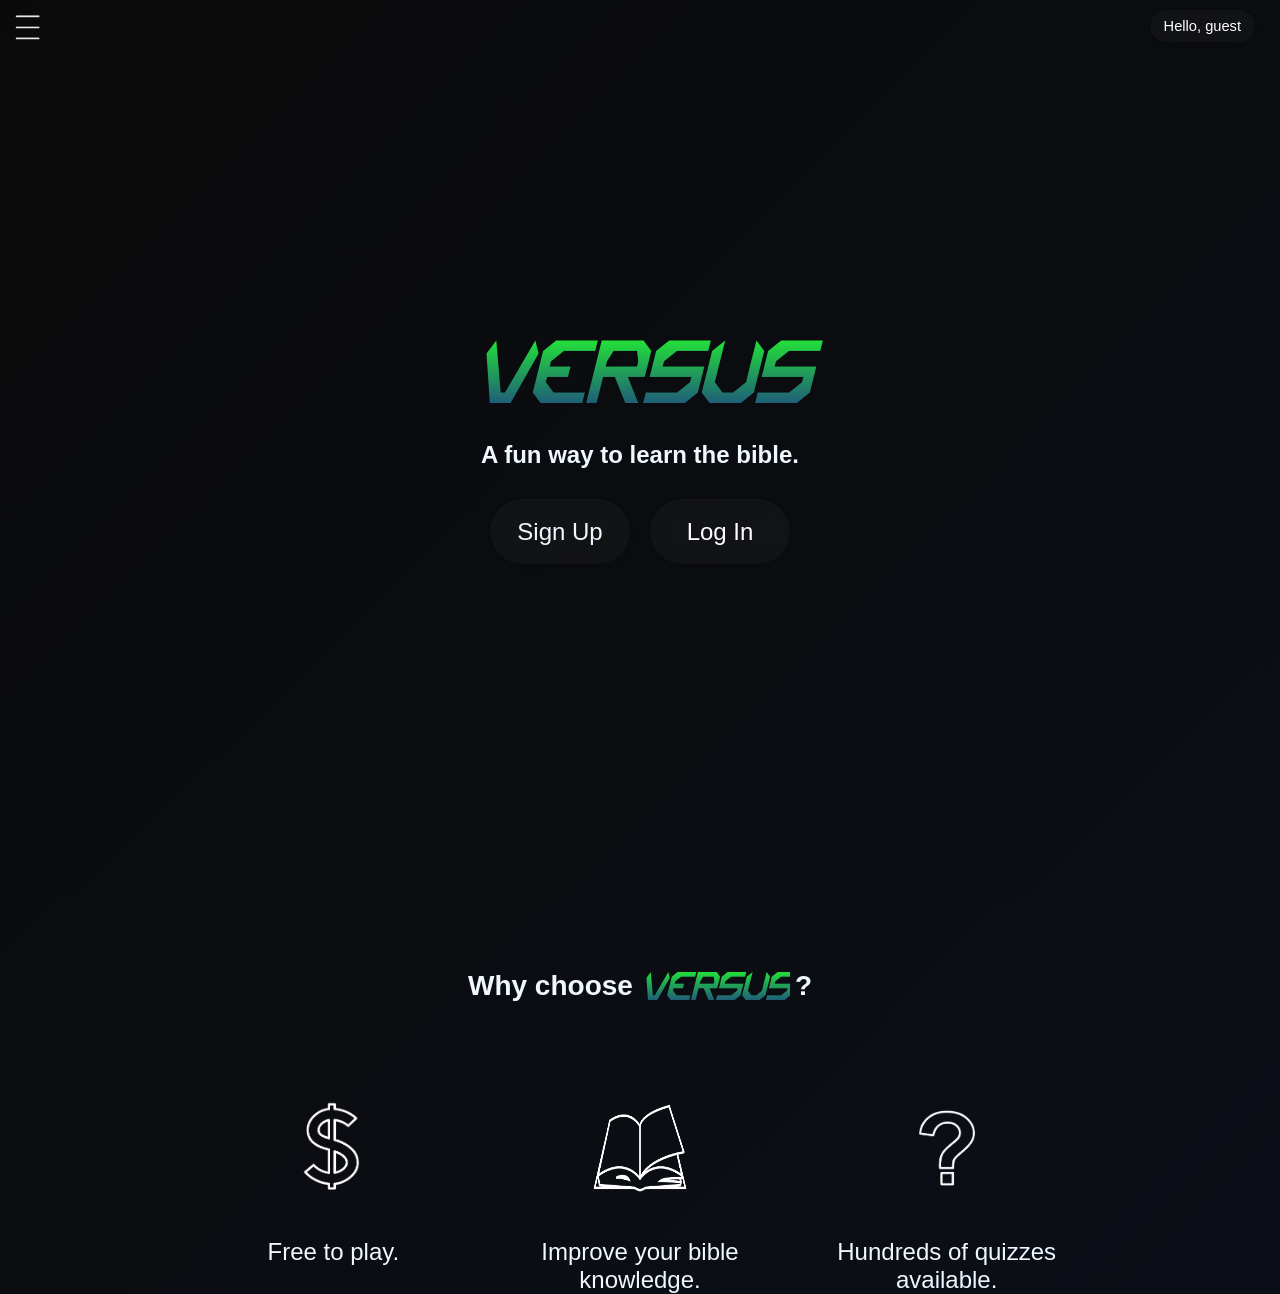
<file: index.html>
<!DOCTYPE html>
<html lang="en">
<head>
    <meta charset="UTF-8">
    <meta name="viewport" content="width=device-width, initial-scale=1.0">

    <link rel="shortcut icon" href="images/Captura_de_tela_2026-06-03_125115-removebg-preview.png" type="image/png">
    <title>Versus</title>
    <link rel="stylesheet" href="style.css">
</head>

<!-- Google tag (gtag.js) -->
<script async src="https://www.googletagmanager.com/gtag/js?id=G-107SX1R6EE"></script>
<script>
  window.dataLayer = window.dataLayer || [];
  function gtag(){dataLayer.push(arguments);}
  gtag('js', new Date());

  gtag('config', 'G-107SX1R6EE');
</script>

<body> <img id="menuButton" src="images/menu3-removebg-preview.png" alt="menu button">

    <div class="menu">
        <div id="overlay"></div>

        <div id="menuPage">
            <a href="index.html">
                <p class="goHomeVs"><i>VERSUS</i></p>
            </a>

            <a href="index.html">
                <div class="homeOp">
                    <img src="images/home.-icon.png" alt="home icon">
                    <p>Home</p>
                </div>
            </a>

            <a href="quizScreen.html">
                <div class="playQuiz">
                    <p class="playIcon">▶️</p>
                    <p class="playTxt">Play quiz</p>
                </div>
            </a>

            <a href="JourneyScreen.html">
                <div class="myJourney">
                    <p class="mapIcon">🗺️</p>
                    <p class="journey">My journey</p>
                </div>
            </a>

            <a href="questsScreen.html">
                <div class="dailyQuests">
                    <p class="targetIcon">🎯</p>
                    <p class="questsTxt">Quests</p>
                </div>
            </a>

            <a href="versusMode.html">
                <div class="versusMode">
                    <p class="duelIcon">⚔️</p>
                    <p class="versusTxt">Versus mode</p>
                </div>
            </a>

            <a href="ranking.html">
                <div class="ranking">
                    <p class="trophyIcon">🏆</p>
                    <p class="rankingTxt">Ranking</p>
                </div>
            </a>

            <div class="showDailyStreak">
                <p class="fireIcon">🔥</p>
                <p class="streakTxt">Daily streak</p>
            </div>

            <div class="logout">
                <img class="logoutIcon" src="images/logout-icon-removebg-preview.png" alt="logout-icon">
                <p class="logoutTxt">Log Out</p>
            </div>
        </div>    
    </div>

    <header class="arial">
        <div id="accountBox" class="arial">
            <div class="accountInfo">
                <p id="accountName">Hello, guest</p>
                <span id="accountLevel"></span>
            </div>
        </div>

        <div id="versus">
            <i>VERSUS</i>
        </div>
        
        <h2>A fun way to learn the bible.</h2>

        <a href="quizScreen.html">
            <button id="playQuizButton" style="display: none;">
                Play Quiz
            </button>
        </a>
    
        <div class="buttons" id="authButtons">
            <a href="signUpScreen.html">
                <div class="logButton arial">
                    <p>Sign Up</p>
                </div>
            </a> <div class="logButton arial">
                <a href="logInScreen.html" style="color: white;">
                    <p>Log In</p>
                </a>
            </div>
        </div>
    </header>

    <section class="why arial">
        <p>Why choose </p>
        <p class="whyVersus"><i>VERSUS</i></p>?
    </section>

    <div class="whyImages">
        <img src="images/cifrao.png" alt="cifrão">
        <img src="images/biblia-removebg-preview.png" alt="bíblia">
        <img src="images/interrogation.png" alt="interrogação">
    </div>

    <div class="WhyCaption arial">
        <p>Free to play.</p>
        <p>Improve your bible knowledge.</p>
        <p>Hundreds of quizzes available.</p>
    </div>

    <div id="streakPopup" class="streakPopup">
        <p class="streakTitle arial">🔥 Daily Streak</p>
        <p id="streakMessage" class="arial">
            You are on a  day streak!
        </p>
        <button id="closeStreakPopup" class="closePopupButton arial">
            OK
        </button>
    </div>

    <script src="JS/storage.js"></script>
    <script src="JS/home.js"></script>
</body>
</html>
</file>
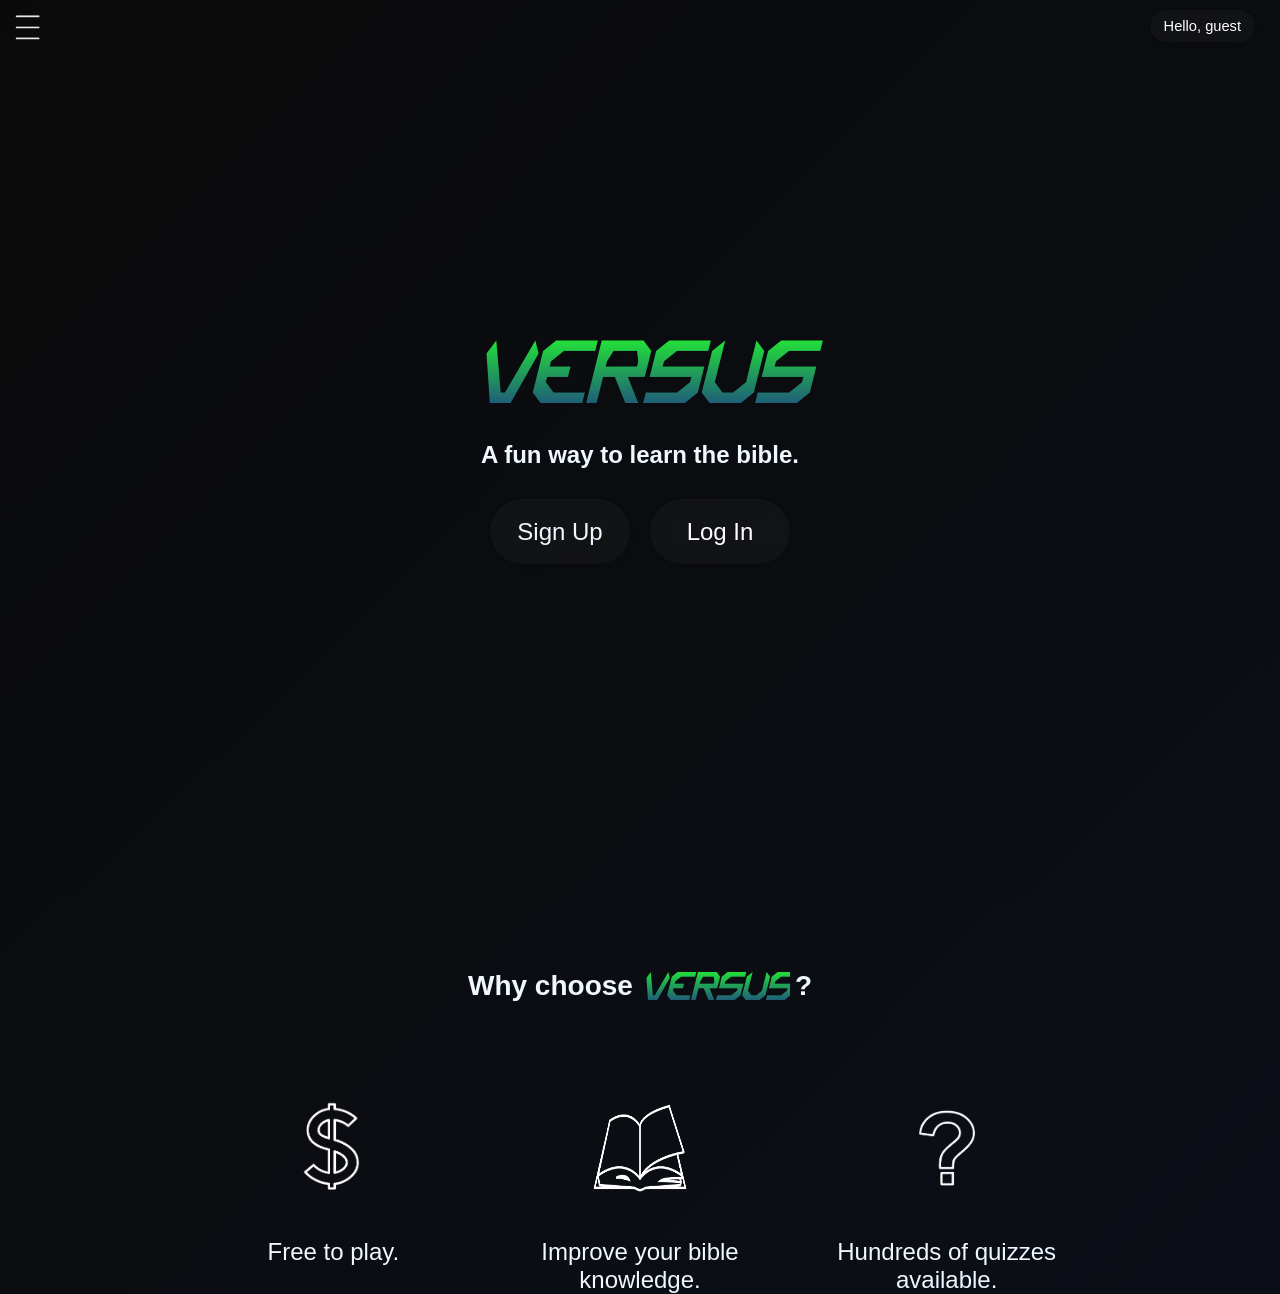
<file: homeScreen.html>
<!DOCTYPE html>
<html lang="en">
<head>
    <meta charset="UTF-8">
    <meta name="viewport" content="width=device-width, initial-scale=1.0">
    <title>Versus</title>
    <link rel="stylesheet" href="style.css">
</head>
<body> <img id="menuButton" src="images/menu3-removebg-preview.png" alt="menu button">

    <div class="menu">
        <div id="overlay"></div>

        <div id="menuPage">
            <a href="homeScreen.html">
                <p class="goHomeVs"><i>VERSUS</i></p>
            </a>

            <a href="homeScreen.html">
                <div class="homeOp">
                    <img src="images/home.-icon.png" alt="home icon">
                    <p>Home</p>
                </div>
            </a>

            <a href="quizScreen.html">
                <div class="playQuiz">
                    <p class="playIcon">▶️</p>
                    <p class="playTxt">Play quiz</p>
                </div>
            </a>

            <a href="JourneyScreen.html">
                <div class="myJourney">
                    <p class="mapIcon">🗺️</p>
                    <p class="journey">My journey</p>
                </div>
            </a>

            <a href="questsScreen.html">
                <div class="dailyQuests">
                    <p class="targetIcon">🎯</p>
                    <p class="questsTxt">Quests</p>
                </div>
            </a>

            <a href="versusMode.html">
                <div class="versusMode">
                    <p class="duelIcon">⚔️</p>
                    <p class="versusTxt">Versus mode</p>
                </div>
            </a>

            <a href="ranking.html">
                <div class="ranking">
                    <p class="trophyIcon">🏆</p>
                    <p class="rankingTxt">Ranking</p>
                </div>
            </a>

            <div class="showDailyStreak">
                <p class="fireIcon">🔥</p>
                <p class="streakTxt">Daily streak</p>
            </div>

            <div class="logout">
                <img class="logoutIcon" src="images/logout-icon-removebg-preview.png" alt="logout-icon">
                <p class="logoutTxt">Log Out</p>
            </div>
        </div>    
    </div>

    <header class="arial">
        <div id="accountBox" class="arial">
            <div class="accountInfo">
                <p id="accountName">Hello, guest</p>
                <span id="accountLevel"></span>
            </div>
        </div>

        <div id="versus">
            <i>VERSUS</i>
        </div>
        
        <h2>A fun way to learn the bible.</h2>

        <a href="quizScreen.html">
            <button id="playQuizButton" style="display: none;">
                Play Quiz
            </button>
        </a>
    
        <div class="buttons" id="authButtons">
            <a href="signUpScreen.html">
                <div class="logButton arial">
                    <p>Sign Up</p>
                </div>
            </a> <div class="logButton arial">
                <a href="logInScreen.html" style="color: white;">
                    <p>Log In</p>
                </a>
            </div>
        </div>
    </header>

    <section class="why arial">
        <p>Why choose </p>
        <p class="whyVersus"><i>VERSUS</i></p>?
    </section>

    <div class="whyImages">
        <img src="images/cifrao.png" alt="cifrão">
        <img src="images/biblia-removebg-preview.png" alt="bíblia">
        <img src="images/interrogation.png" alt="interrogação">
    </div>

    <div class="WhyCaption arial">
        <p>Free to play.</p>
        <p>Improve your bible knowledge.</p>
        <p>Hundreds of quizzes available.</p>
    </div>

    <div id="streakPopup" class="streakPopup">
        <p class="streakTitle arial">🔥 Daily Streak</p>
        <p id="streakMessage" class="arial">
            You are on a  day streak!
        </p>
        <button id="closeStreakPopup" class="closePopupButton arial">
            OK
        </button>
    </div>

    <script src="JS/storage.js"></script>
    <script src="JS/home.js"></script>
</body>
</html>
</file>
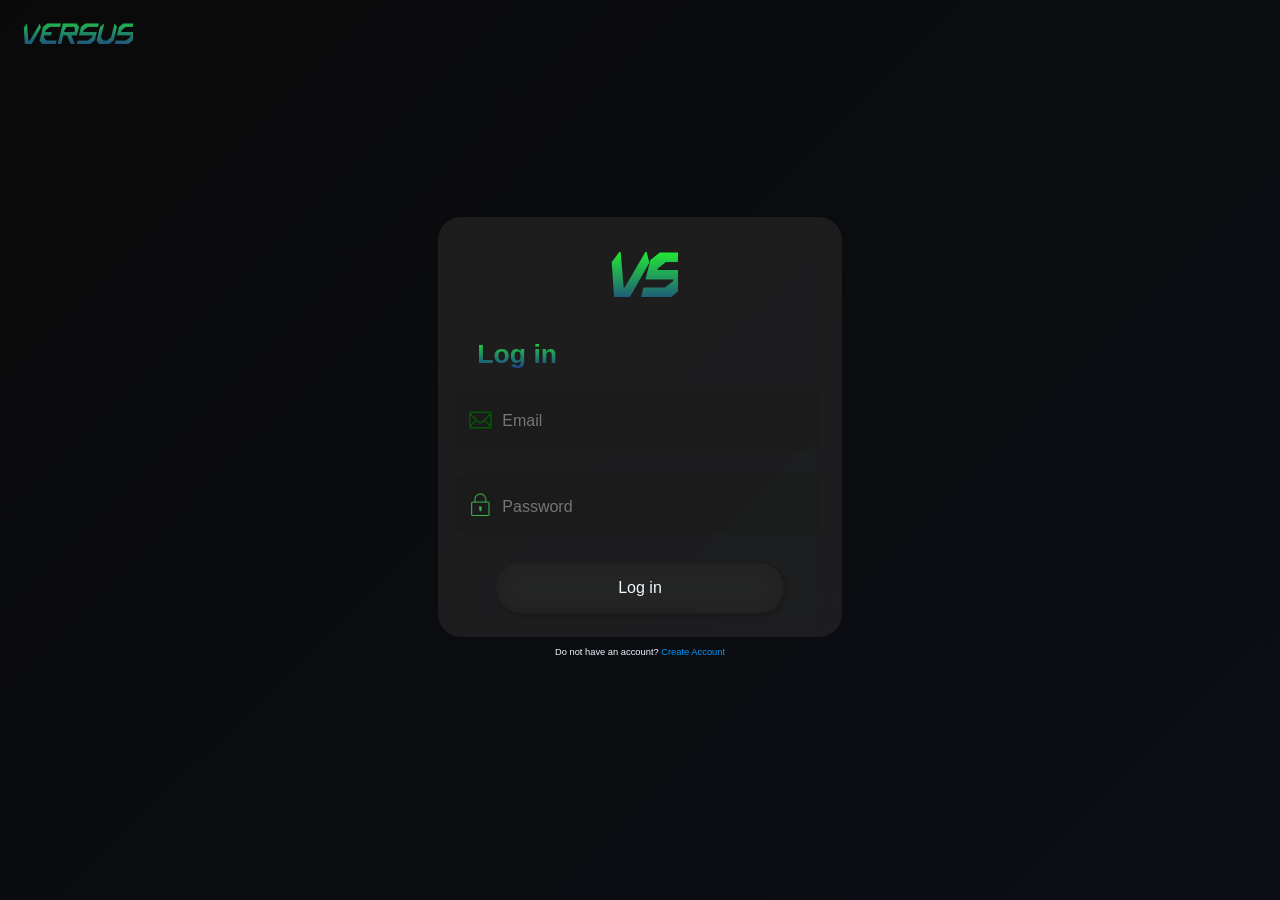
<file: logInScreen.html>
<!DOCTYPE html>
<html lang="en">
<head>
    <meta charset="UTF-8">
    <meta name="viewport" content="width=device-width, initial-scale=1.0">

    <link rel="shortcut icon" href="images/Captura_de_tela_2026-06-03_125115-removebg-preview.png" type="image/png">
    <title>Versus</title>
    <link rel="stylesheet" href="style.css">
</head>

<!-- Google tag (gtag.js) -->
<script async src="https://www.googletagmanager.com/gtag/js?id=G-107SX1R6EE"></script>
<script>
  window.dataLayer = window.dataLayer || [];
  function gtag(){dataLayer.push(arguments);}
  gtag('js', new Date());

  gtag('config', 'G-107SX1R6EE');
</script>

<body id="loginBody">

    <div class="goHomeVs2" style="margin: 4px; font-size: 22pt; width: auto;">
        <a href="index.html">
            <p><i>VERSUS</i></p>
        </a>
    </div>

    <div class="logCard">
        <h1 class="signVs arial"><i>VS</i></h1>

        <p class="log arial">Log in</p>

            <form id="loginForm">
                <div class="emailInput arial">
                    <img src="images/email-icon.png" alt="email icon">
                    <input id="loginEmail" type="email" placeholder="Email" style="padding-top: 6px;">
                </div>
                <span class="inputError" id="emailError"></span>
                
                <div class="passInput arial">
                    <img src="images/lock-icon.png" alt="lock icon">
                    <input id="loginPassword" type="password" placeholder="Password" style="padding-top: 9px;">
                </div>
                <span class="inputError" id="passwordError"></span>

                <button type="submit" class="logBut">
                    <p class="arial">Log in</p>
                </button>
            </form>
    </div>

    <p class="alreadyLog arial">Do not have an account? <a href="signUpScreen.html" style="color: #0099ff;"> Create Account</a></p>


    <script src="JS/login.js"></script>
</body>
</html>
</file>
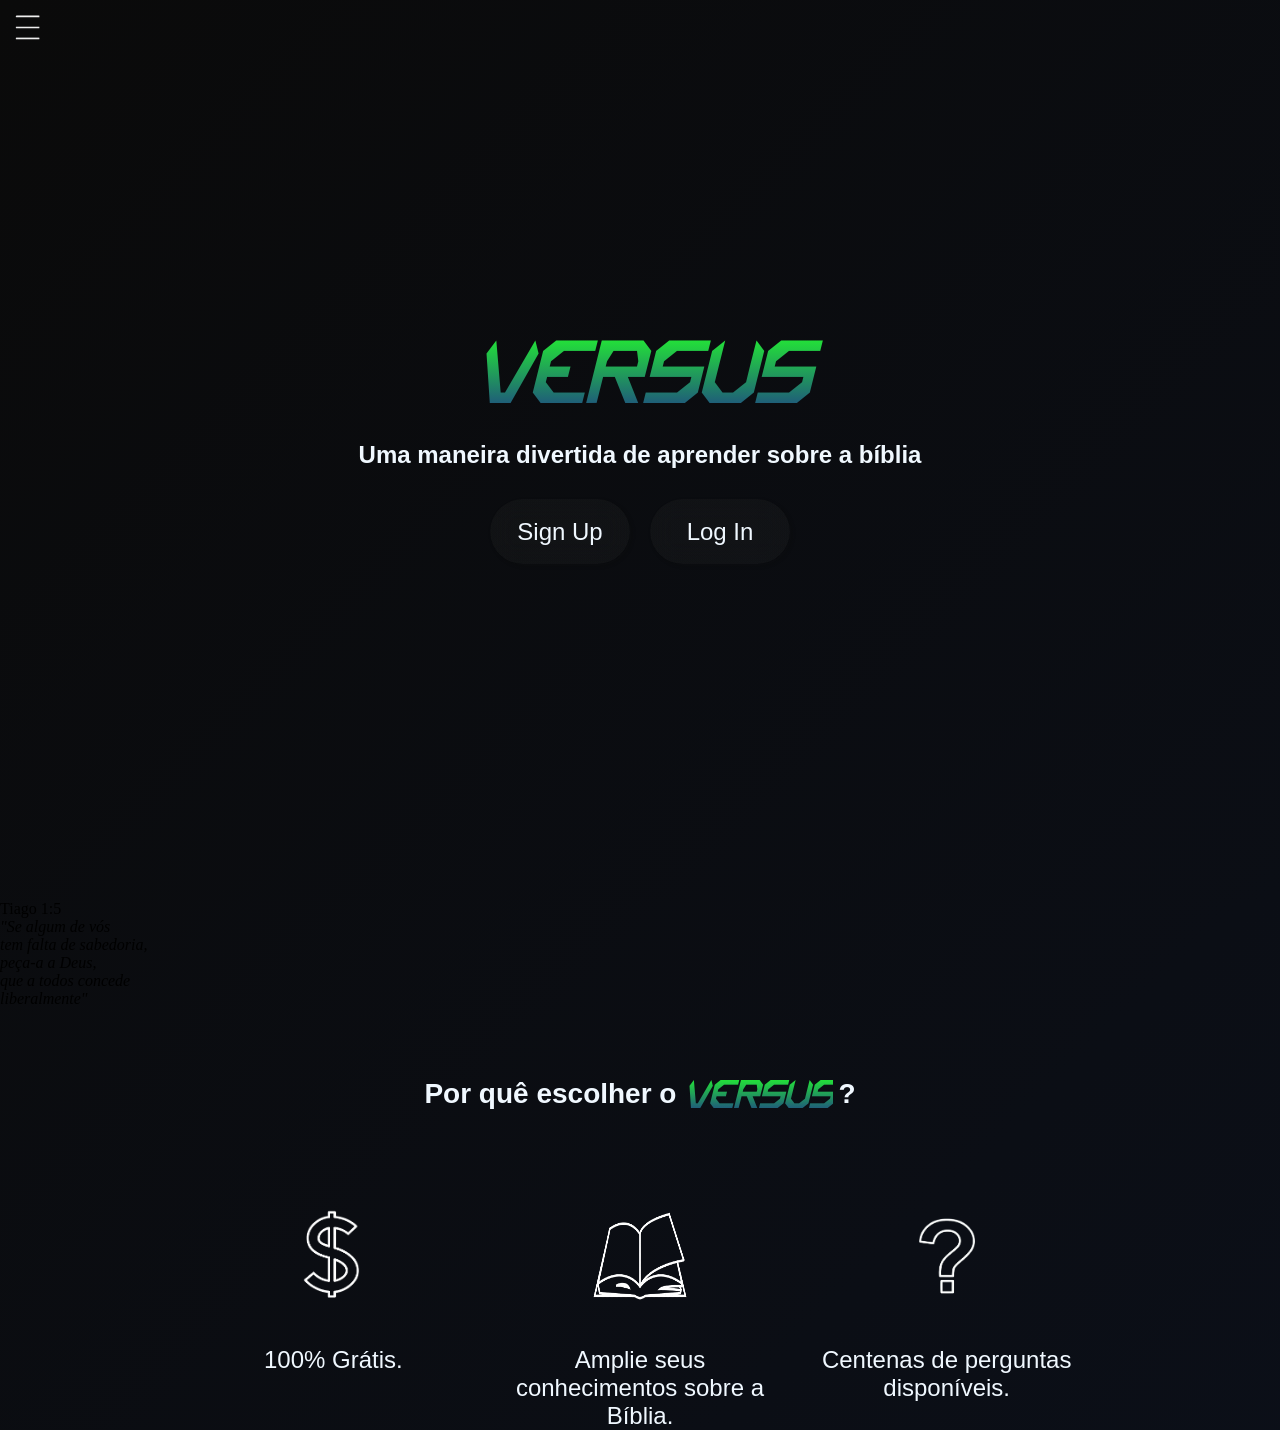
<file: Projeto.html>
<!DOCTYPE html>
<html lang="en">
<head>
    <meta charset="UTF-8">
    <meta name="viewport" content="width=device-width, initial-scale=1.0">
    <title>Versus</title>
    <link rel="stylesheet" href="style.css">
</head>

    <img id="menuButton" src="images/menu3-removebg-preview.png" alt="menu button">

    <div class="menu">
        <div id="overlay"></div>

        <div id="menuPage">
            <p class="menuVersus"><i>VERSUS</i></p>

            <div class="homeOp">
                <img src="images/home.-icon.png" alt="home icon">
                <p>Início</p>
            </div>

            <div>
                
            </div>

        </div>    
    </div>

<header class="arial">

            <div id="versus">
                <i>VERSUS</i>
            </div>
            
            <h2>Uma maneira divertida de aprender sobre a bíblia</h2>
        
        <div class="buttons">
            <div class="logButton arial">
                <p>Sign Up</p>
            </div>
            <div class="logButton arial">
                <p>Log In</p>
            </div>
        </div>
</header>

<body>
    <section class="image">
        <div id="verse">
            <p>
                Tiago 1:5 <br><i>"Se algum de vós <br> tem falta de sabedoria, <br> peça-a a Deus, <br> que a todos concede <br> liberalmente"</i>
            </p>
        </div>
    </section>
   
    <section class="why arial">
        <p>Por quê escolher o <p class="whyVersus"><i>VERSUS</i></p>?</p>
    </section>

    <div class="whyImages">
    <img src="images/cifrao.png" alt="cifrão">
    <img src="images/biblia-removebg-preview.png" alt="bíblia">
    <img src="images/interrogation.png" alt="interrogação">
</div>

<div class="WhyCaption arial">
    <p>100% Grátis.</p>
    <p>Amplie seus conhecimentos sobre a Bíblia.</p>
    <p>Centenas de perguntas disponíveis.</p>
</div>


    <script src="script.js"></script>
</body>
</html>
</file>
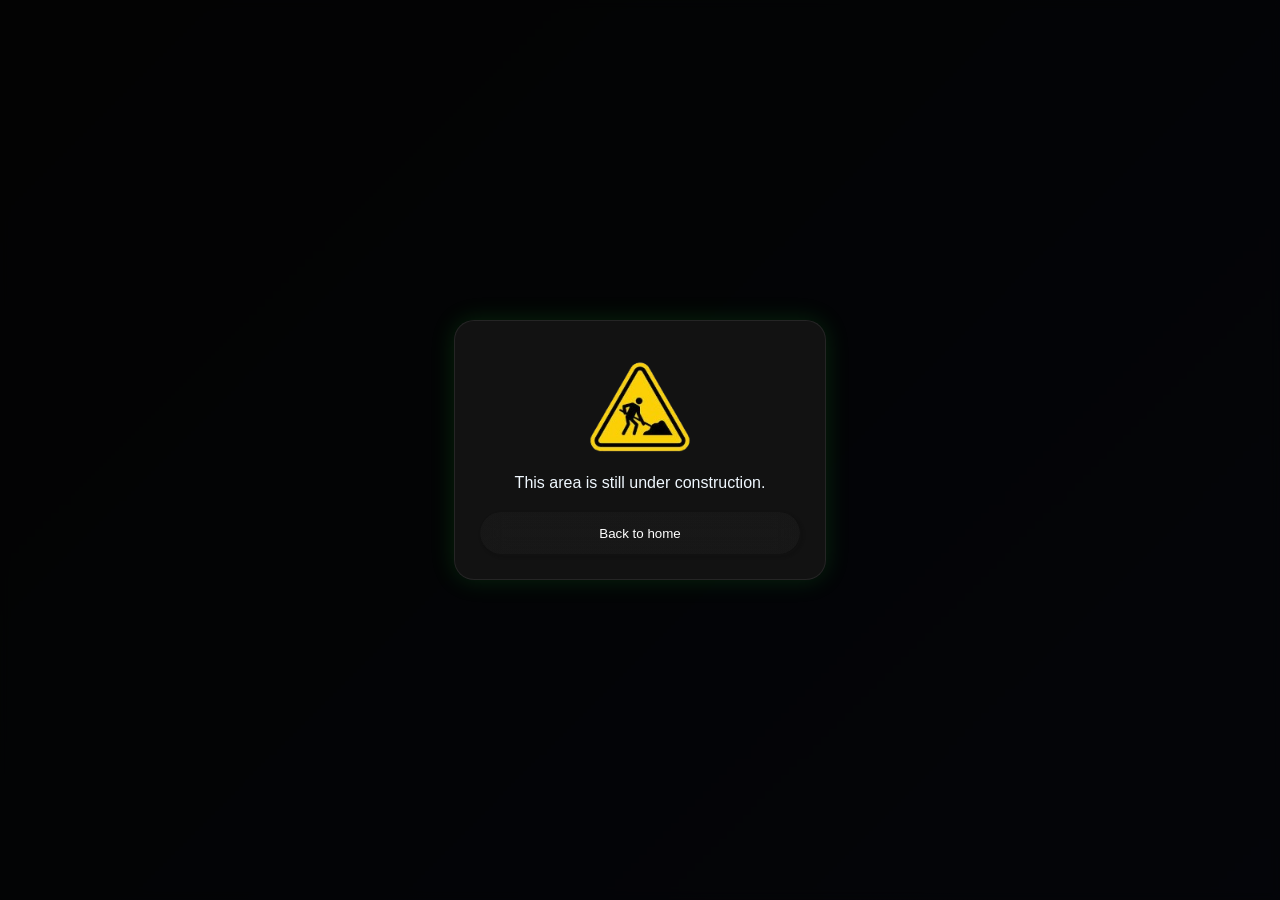
<file: questsScreen.html>
<!DOCTYPE html>
<html lang="en">
<head>
    <meta charset="UTF-8">
    <meta name="viewport" content="width=device-width, initial-scale=1.0">

    <link rel="shortcut icon" href="images/Captura_de_tela_2026-06-03_125115-removebg-preview.png" type="image/png">
    <title>Versus</title>
    <link rel="stylesheet" href="style.css">
</head>

<!-- Google tag (gtag.js) -->
<script async src="https://www.googletagmanager.com/gtag/js?id=G-107SX1R6EE"></script>
<script>
  window.dataLayer = window.dataLayer || [];
  function gtag(){dataLayer.push(arguments);}
  gtag('js', new Date());

  gtag('config', 'G-107SX1R6EE');
</script>

<body id="questsBody">
    <div class="popupOverlay"></div>

    <div class="comingSoon">
        <img src="images/underConstruction-icon-removebg-preview.png" alt="under construction icon" class="underConstruction">

        <p class="arial">
            This area is still under construction.
        </p>

        <button class="closeComingSoon">
            Back to home
        </button>
    </div>


    <script src="JS/storage.js"></script>
    <script src="JS/quests.js"></script>
</body>
</html>
</file>
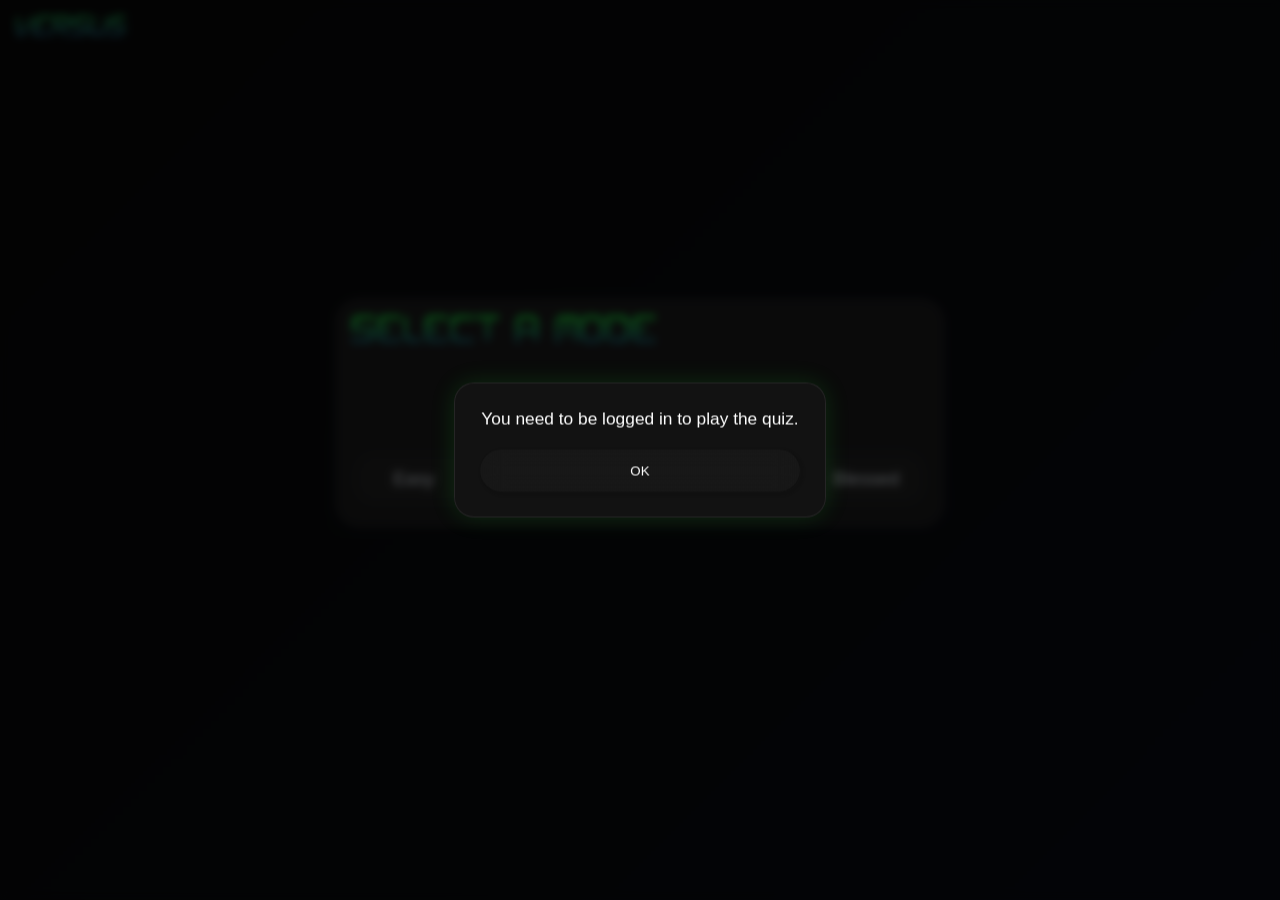
<file: quizScreen.html>
<!DOCTYPE html>
<html lang="en">
<head>
    <meta charset="UTF-8">
    <meta name="viewport" content="width=device-width, initial-scale=1.0">
    
    <link rel="shortcut icon" href="images/Captura_de_tela_2026-06-03_125115-removebg-preview.png" type="image/png">
    <title>Versus</title>
    <link rel="stylesheet" href="style.css">
</head>

<!-- Google tag (gtag.js) -->
<script async src="https://www.googletagmanager.com/gtag/js?id=G-107SX1R6EE"></script>
<script>
  window.dataLayer = window.dataLayer || [];
  function gtag(){dataLayer.push(arguments);}
  gtag('js', new Date());

  gtag('config', 'G-107SX1R6EE');
</script>

<body>

    <div class="goHomeVs3" style="margin: 4px; font-size: 22pt; width: fit-content;">
        <a href="index.html">
            <p><i>VERSUS</i></p>
        </a>
    </div>

    <section id="modeSection">
        <div class="mode">
            <p class="selectMode arial">SELECT A MODE</p>
            <div class="modeBut">
                <button class="easyMode arial modeButton" data-mode="easy">
                    Easy
                </button>
        
                <button class="midMode arial modeButton" data-mode="medium">
                    Medium
                </button>
                <button class="hardMode arial modeButton" data-mode="hard"">
                    Hard
                </button>

                <button class="blessedMode arial modeButton" data-mode="blessed">
                    Blessed
                </button>

            </div>
        </div>
    </section>

    <section id="quizSection" class="arial" style="display: none;">
        <div class="quizCard">
            <p id="quizModeText">Mode</p>
            <p id="quizProgress">Question 1 / 5</p>

            <h1 id="questionTitle">Question here</h1>

            <div id="optionsContainer"></div>

            <div class="quizBottom">
                <p id="feedbackText"></p>

                <button id="nextQuestionButton" style="display: none;">
                    Next question
                </button>
                <button id="finishQuizButton" style="display: none;">
                    Finish quiz
                </button>
            </div>
        </div>
    </section>

    <div class="popupOverlay"></div>

    <div class="loginWarning">
        <p class="arial">
            You need to be logged in to play the quiz.
        </p>

        <button class="closeLoginWarning">
            OK
        </button>
    </div>

    <div id="quizFinishOverlay"></div>

    <div id="quizFinishPopup">
        <h2 class="arial">Quiz Complete!</h2>

        <p id="finalScore" class="arial"></p>
        <p id="earnedXpText" class="arial"></p>

        <button id="closeQuizFinish">
            Continue
        </button>
    </div>

    <div id="levelUpOverlay"></div>

    <div id="levelUpPopup">
        <h1>LEVEL UP!</h1>
        <p id="newLevelText"></p>

        <button id="closeLevelUp">
            Awesome!
        </button>
    </div>

    <script src="JS/storage.js"></script>
    <script src="JS/quiz.js"></script>
</body>
</html>
</file>
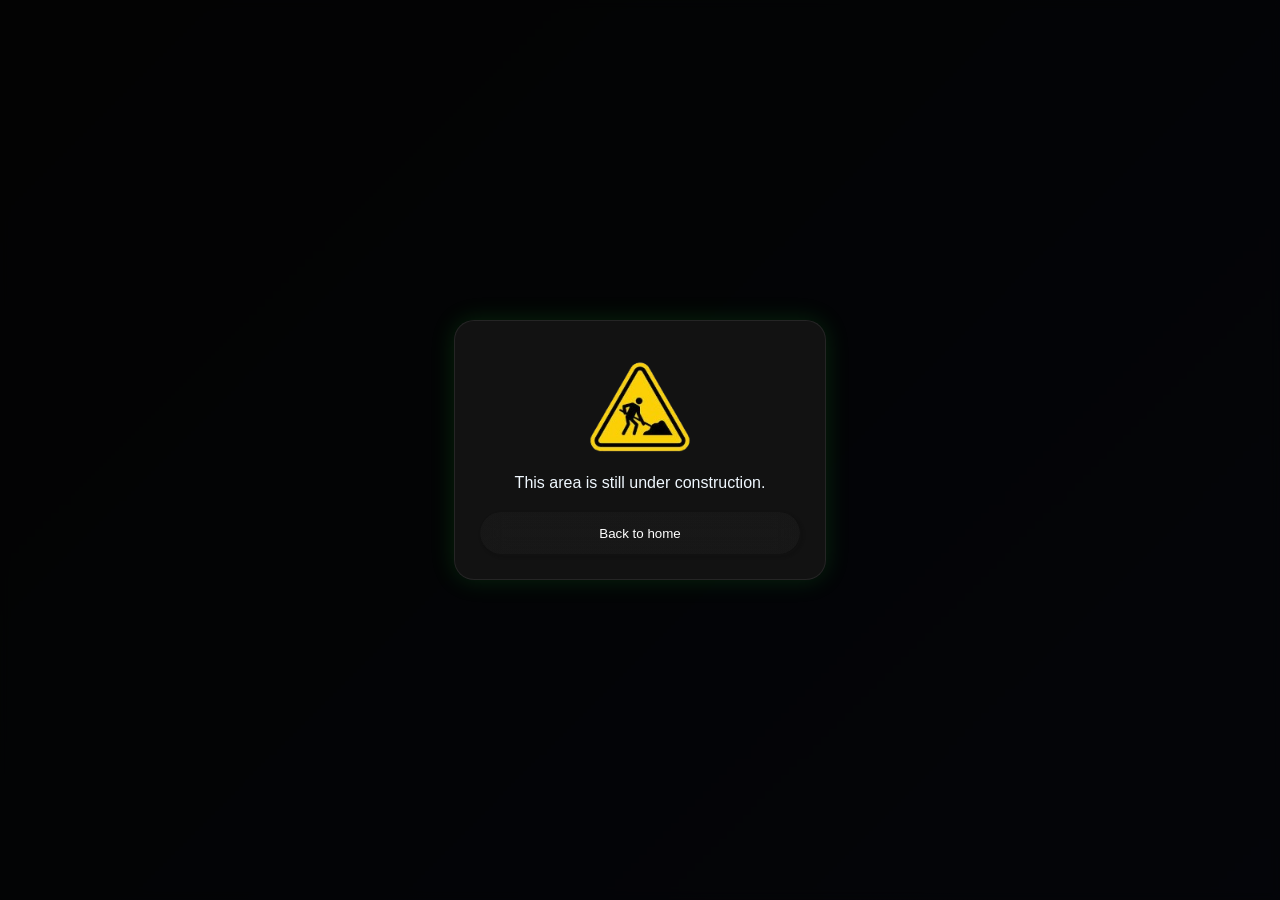
<file: ranking.html>
<!DOCTYPE html>
<html lang="en">
<head>
    <meta charset="UTF-8">
    <meta name="viewport" content="width=device-width, initial-scale=1.0">

    <link rel="shortcut icon" href="images/Captura_de_tela_2026-06-03_125115-removebg-preview.png" type="image/png">
    <title>Document</title>
    <link rel="stylesheet" href="style.css">
</head>

<!-- Google tag (gtag.js) -->
<script async src="https://www.googletagmanager.com/gtag/js?id=G-107SX1R6EE"></script>
<script>
  window.dataLayer = window.dataLayer || [];
  function gtag(){dataLayer.push(arguments);}
  gtag('js', new Date());

  gtag('config', 'G-107SX1R6EE');
</script>

<body id="rankingBody">
    <div class="popupOverlay"></div>

    <div class="comingSoon">
        <img src="images/underConstruction-icon-removebg-preview.png" alt="under construction icon" class="underConstruction">

        <p class="arial">
            This area is still under construction.
        </p>

        <button class="closeComingSoon">
            Back to home
        </button>
    </div>


    <script src="JS/storage.js"></script>
    <script src="JS/ranking.js"></script>
</body>
</html>
</file>
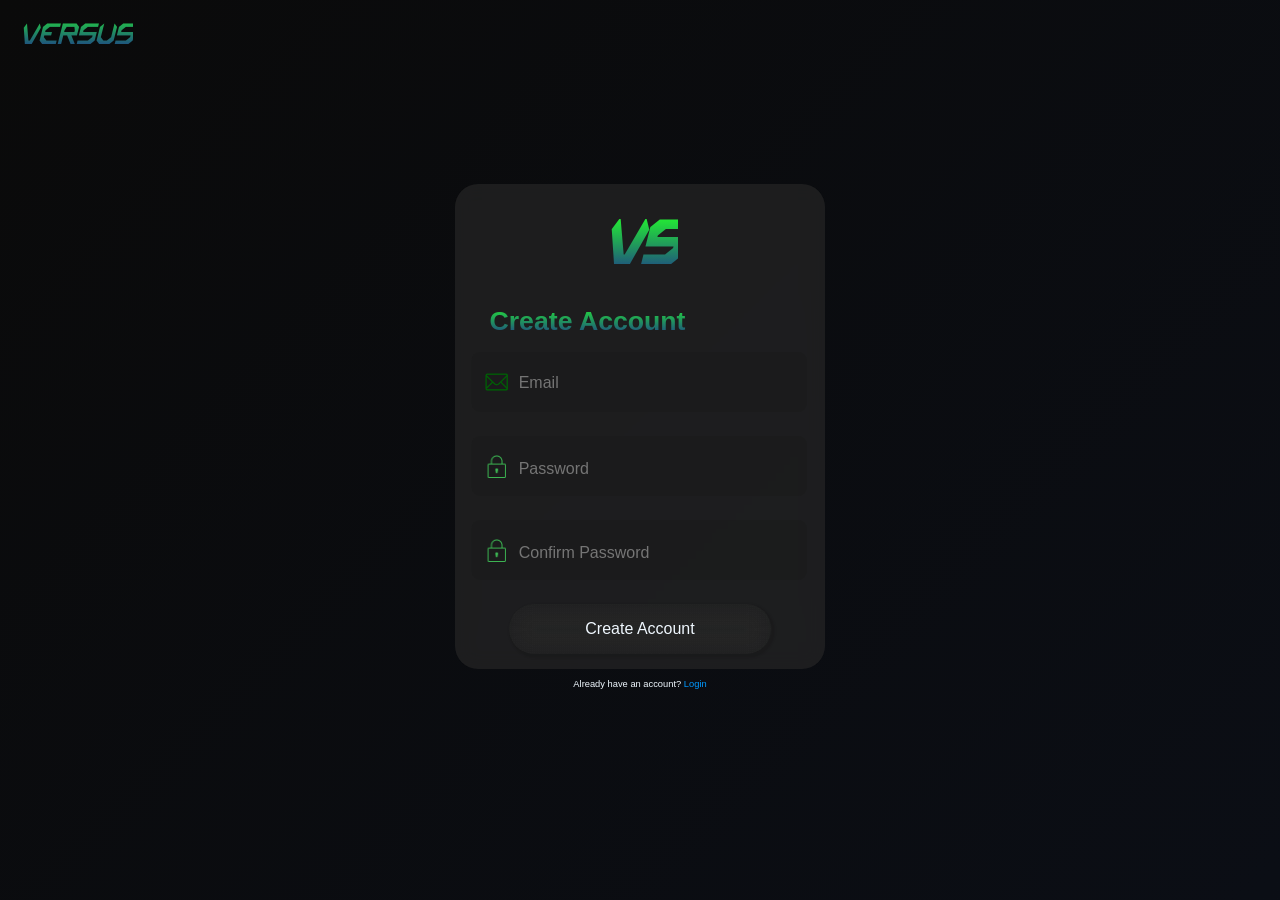
<file: signUpScreen.html>
<!DOCTYPE html>
<html lang="en">
<head>
    <meta charset="UTF-8">
    <meta name="viewport" content="width=device-width, initial-scale=1.0">

    <link rel="shortcut icon" href="images/Captura_de_tela_2026-06-03_125115-removebg-preview.png" type="image/png">
    <title>Versus</title>
    <link rel="stylesheet" href="style.css">
    <script src="https://www.google.com/recaptcha/api.js" async defer></script>
</head>

<!-- Google tag (gtag.js) -->
<script async src="https://www.googletagmanager.com/gtag/js?id=G-107SX1R6EE"></script>
<script>
  window.dataLayer = window.dataLayer || [];
  function gtag(){dataLayer.push(arguments);}
  gtag('js', new Date());

  gtag('config', 'G-107SX1R6EE');
</script>

<body id="signUpBody">

    <div class="goHomeVs2" style="margin: 4px; font-size: 22pt; width: auto;">
        <a href="index.html">
            <p><i>VERSUS</i></p>
        </a>
    </div>

    <div class="signCard">
        <h1 class="signVs arial"><i>VS</i></h1>

        <p class="create arial">Create Account</p>

            <form id="signupForm">
                <div class="emailInput arial">
                    <img src="images/email-icon.png" alt="email icon">
                    <input id="signupEmail" type="email" placeholder="Email">
                </div>
                <span class="inputError" id="emailError"></span>
                
                <div class="passInput arial">
                    <img src="images/lock-icon.png" alt="lock icon">
                    <input id="signupPassword" type="password" placeholder="Password">
                </div>
                <span class="inputError" id="passwordError"></span>
                
                <div class="passInput arial">
                    <img src="images/lock-icon.png" alt="lock icon">
                    <input id="confirmPassword" type="password" placeholder="Confirm Password">
                </div>
                <span class="inputError" id="confirmPasswordError"></span>
                
                    <!-- <div class="g-recaptcha"
                        data-sitekey="6Lf8544sAAAAAGBhXIV1qGjpl5NZ4hB3LYSf314u">
                    </div>
                    <span class="captchaError" id="captchaError"></span> -->
                
                <button type="submit" class="createLogBut">
                    <p class="arial">Create Account</p>
                </button>
            </form>
    </div>

    <p class="alreadyLog arial">Already have an account?
         <a href="logInScreen.html" style="color: #0099ff;"> Login</a>
    </p>


    <script src="JS/storage.js"></script>
    <script src="JS/signup.js"></script>
</body>
</html>
</file>
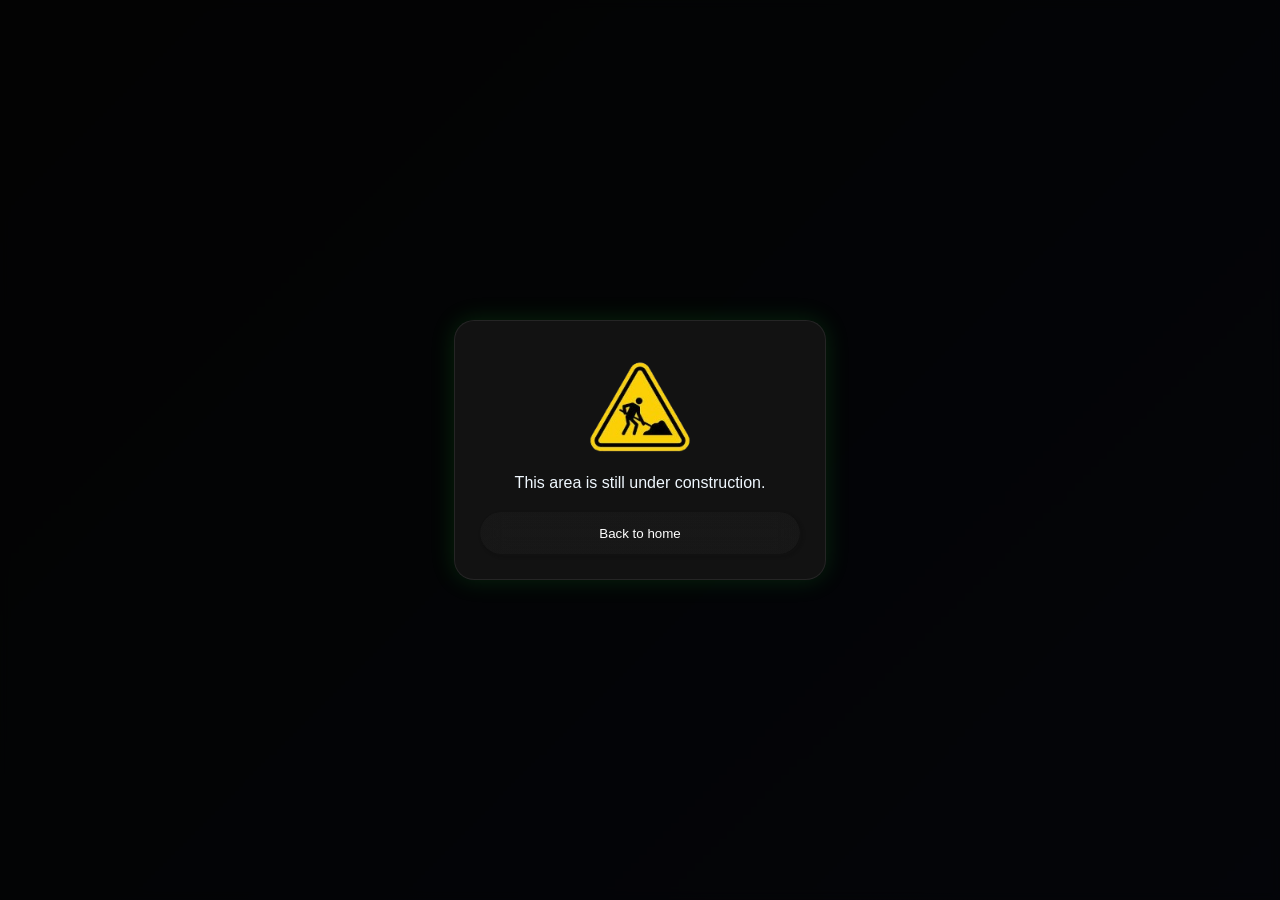
<file: versusMode.html>
<!DOCTYPE html>
<html lang="en">
<head>
    <meta charset="UTF-8">
    <meta name="viewport" content="width=device-width, initial-scale=1.0">

    <link rel="shortcut icon" href="images/Captura_de_tela_2026-06-03_125115-removebg-preview.png" type="image/png">
    <title>Document</title>
    <link rel="stylesheet" href="style.css">
</head>

<!-- Google tag (gtag.js) -->
<script async src="https://www.googletagmanager.com/gtag/js?id=G-107SX1R6EE"></script>
<script>
  window.dataLayer = window.dataLayer || [];
  function gtag(){dataLayer.push(arguments);}
  gtag('js', new Date());

  gtag('config', 'G-107SX1R6EE');
</script>

<body id="versusModeBody">
    <div class="popupOverlay"></div>

    <div class="comingSoon">
        <img src="images/underConstruction-icon-removebg-preview.png" alt="under construction icon" class="underConstruction">

        <p class="arial">
            This area is still under construction.
        </p>

        <button class="closeComingSoon">
            Back to home
        </button>
    </div>


    <script src="JS/storage.js"></script>
    <script src="JS/versusMode.js"></script>
</body>
</html>
</file>
<file: style.css>
@charset "UTF-8";
@font-face {
    font-family: 'computerist';
    src: url('fonts/Computerist.ttf') format('truetype');
}

@font-face {
    font-family: 'new hope';
    src: url('fonts/NewHope.ttf') format('truetype');
}





* {
    max-width: 100%;
    margin: 0;
}

.arial {
    font-family: Arial, Helvetica, sans-serif;
    color: #f0f8ff;
}

a {
    text-decoration: none;
    color: black;
}

a:visited {
    color: inherit;
}

a:active {
  color: inherit;
}

header {
    display: flex;
    flex-direction: column;
    align-items: center;
    height: 100vh;
    text-align: center;
    justify-content: center;

    background: linear-gradient(135deg, #0a0a0a, #0c1220, #020617);
    background-size: 400% 400%;
    animation: gradientMove 15s ease infinite;
}

#accountBox {
    position: absolute;
    top: 10px;
    right: 25px;

    padding: 8px 14px;
    border-radius: 20px;

    box-shadow: 2px 2px 2px 2px rgba(10, 10, 10, 0.158);
    backdrop-filter: blur(12px);
    -webkit-backdrop-filter: blur(12px);
    background: 
        linear-gradient(#2a2a2a20, #2a2a2a20) padding-box,
        linear-gradient(to right, #2a2a2a20, #2a2a2a20) border-box;

    color: white;
    font-size: 11pt;
    z-index: 30;
}

#accountBox > p {
    margin: 0;
}

#menuPage {
    position: fixed;
    width: 250px;
    top: 0;
    left: 0;
    height: 100vh;
    overflow: hidden;
    background-color: rgba(59, 62, 70, 0.507);
    width: 250px;
    height: 100vh;

    z-index: 1000;
    transform: translateX(-100%);
    transition: transform 0.3s ease;
}

#menuButton {
    position: fixed;
    top: 10px;
    left: 10px;
    width: 25px;
    height: 25px;
    padding: 5px;
    z-index: 1100;
    cursor: pointer;

    transition: transform 0.3s ease;
}

#menuButton:hover {
    width: 27px;
    height: 27px;
    background-color: rgba(255, 255, 255, 0.098);
    border-radius: 10px;
}

#menuButton.open {
    transform: translateX(250px);
}

#menuPage.open {
    transform: translateX(0);
}

#overlay {
    position: fixed;
    inset: 0;
    background: rgba(0, 0, 0, 0.4);
    opacity: 0;
    pointer-events: none;
    transition: opacity 0.3 ease;
    z-index: 900;
}

#overlay.show {
    opacity: 1;
    pointer-events: all;
}

.goHomeVs {
    font-family: new hope;
    width: fit-content;
    padding-top: 10px;
    padding-left: 7px;
    cursor: pointer;
    background: linear-gradient(
                #23E835,
                #1E3A8A);
    -webkit-background-clip: text;
    -webkit-text-fill-color: transparent;
    font-size: 19pt;
    align-self: center;

    animation: glowPulse 2s infinite;
}

.goHomeVs:active {
    transform: scale(0.95);
}

.homeOp {
    display: flex;
    font-family: new hope;
    margin-top: 35px;
    margin-left: 20px;
    cursor: pointer;

    transition: transform 0.4 ease, box-shadow 0.1 ease;
}

.homeOp > p {
    padding-top: 11px;
    padding-left: 3px;
    color: white;
}

.homeOp > img {
    height: 20px;
    width: 20px;
    padding: 5px;
    filter: invert(1);
}

.homeOp:hover {
    background-color: rgba(0, 0, 0, 0.19);
    border-radius: 7px 0px 0px 7px;
    transform: scale(1.05) translate(-3px, -3px);
}

.homeOp:active {
    transform: scale(0.95);
    box-shadow: 2px 2px 4px rgba(0, 0, 0, 0.11);
}

.playQuiz, 
.myJourney,
.dailyQuests, 
.versusMode,
.ranking {
    display: flex;
    font-family: new hope;
    margin-top: 5px;
    margin-left: 20px;
    cursor: pointer;

    transition: transform 0.2 ease, box-shadow 0.2 ease;
}

.logout {
    display: flex;
    font-family: new hope;
    cursor: pointer;

    width: 100%;
    position: absolute;
    bottom: 10px;
    left: 18px;
    margin-bottom: 10px;

    transition: transform 0.2 ease, box-shadow 0.2 ease;
}

.showDailyStreak {
    display: flex;
    font-family: new hope;
    cursor: pointer;

    padding: 5px;
    width: 90%;
    position: absolute;
    bottom: 60px;
    left: 16px;

    transition: transform 0.2 ease, box-shadow 0.2 ease;
}

.playIcon,
.mapIcon,
.targetIcon,
.duelIcon,
.trophyIcon {
    height: 20px;
    width: 20px;
    padding: 5px;
    padding-left: 3px;
}

.logoutIcon {
    height: 35px;
    width: fit-content;

    filter: invert(1);
}

.fireIcon {
    font-size: 14pt;
}

.playTxt, 
.questsTxt,
.versusTxt,
.rankingTxt {
    padding-top: 11px;
    color: white;
}

.logoutTxt {
    margin-top: 12px;
    color: white;
}

.streakTxt {
    color: white;
    padding-top: 8px;
    padding-left: 4px;
}

.playQuiz:hover {
    background-color: rgba(0, 0, 0, 0.19);
    border-radius: 7px 0px 0px 7px;
    transform: scale(1.05) translate(-3px, -3px);
}

.playQuiz:active {
    transform: scale(0.95);
    box-shadow: 2px 2px 4px rgba(0, 0, 0, 0.11);
}

.journey {
    padding-top: 12px;
    padding-left: 1px;
    color: white;
}

.myJourney:hover {
    background-color: rgba(0, 0, 0, 0.19);
    border-radius: 7px 0px 0px 7px;
    transform: scale(1.05) translate(-3px, -3px);
}

.myJourney:active {
    transform: scale(0.95);
    box-shadow: 2px 2px 4px rgba(0, 0, 0, 0.11);
}

.dailyQuests:hover {
    background-color: rgba(0, 0, 0, 0.19);
    border-radius: 7px 0px 0px 7px;
    transform: scale(1.05) translate(-3px, -3px);
}

.dailyQuests:active {
    transform: scale(0.95);
    box-shadow: 2px 2px 4px rgba(0, 0, 0, 0.11);
}

.versusMode:hover {
    background-color: rgba(0, 0, 0, 0.19);
    border-radius: 7px 0px 0px 7px;
    transform: scale(1.05) translate(-3px, -3px);
}

.versusMode:active {
    transform: scale(0.95);
    box-shadow: 2px 2px 4px rgba(0, 0, 0, 0.11);
}

.ranking:hover {
    background-color: rgba(0, 0, 0, 0.19);
    border-radius: 7px 0px 0px 7px;
    transform: scale(1.05) translate(-3px, -3px);
}

.ranking:active {
    transform: scale(0.95);
    box-shadow: 2px 2px 4px rgba(0, 0, 0, 0.11);
}

.logout:hover {
    background-color: rgba(0, 0, 0, 0.19);
    border-radius: 7px 0px 0px 7px;
    transform: scale(1.05) translate(-3px, -3px);
}

.logout:active {
    transform: scale(0.95);
    box-shadow: 2px 2px 4px rgba(0, 0, 0, 0.11);
}

.showDailyStreak:hover {
    background-color: rgba(0, 0, 0, 0.19);
    border-radius: 7px 0px 0px 7px;
    transform: scale(1.05) translate(-3px, -3px);
}

.showDailyStreak:active {
    transform: scale(0.95);
    box-shadow: 2px 2px 4px rgba(0, 0, 0, 0.11);
}

#versus {
    margin: 0 auto;
    margin-bottom: 20px;
    font-family: new hope;
    font-weight: 10;
    background: linear-gradient(
                #23E835,
                #1E3A8A);
    -webkit-background-clip: text;
    -webkit-text-fill-color: transparent;
    font-size: 67pt;
    align-self: center;
    width: 100%;

    animation: glowPulse 3s ease infinite;
}

@keyframes glowPulse {
    0%, 100% {
        filter: brightness(1);
    }

    50% {
        filter: brightness(1.6);
    }
}

h2 {
    margin-bottom: 30px;
    color: #f0f8ff;
}

.buttons {
    display: flex;
    gap: 20px;
}

.logButton {
    padding: 10px;
    width: 120px;
    height: 45px;
    color: #f0f8ff;
    align-content: center;
    font-size: 18pt;
    border-radius: 45px;
    box-shadow: 2px 2px 2px 2px rgba(10, 10, 10, 0.158);
    backdrop-filter: blur(12px);
    -webkit-backdrop-filter: blur(12px);
    background: 
        linear-gradient(#2a2a2a20, #2a2a2a20) padding-box,
        linear-gradient(to right, #2a2a2a20, #2a2a2a20) border-box;
    cursor: pointer;

    transition: transform 0.2s ease, box-shadow 0.1s ease;
}

.logButton:hover {
    transform: scale(1.07) translate(-3px, -3px);

    background: linear-gradient(135deg, #0a0a0a, #09180a, #020617);
    background-size: 400% 400%;
    animation: gradientMove 3s ease infinite;
}

.logButton:active {
    transform: translateY(4px);
    box-shadow: 0 2px 4px rgba(0, 0, 0, 0.4);
}

.logButton > p {
    margin: 0;
}

#playQuizButton {
    padding: 10px;
    width: 135px;
    height: 60px;

    border: none;
    color: #f0f8ff;
    align-items: center;
    justify-content: center;
    font-size: 14pt;
    border-radius: 45px;

    box-shadow: 2px 2px 2px 2px rgba(10, 10, 10, 0.158);
    backdrop-filter: blur(12px);
    -webkit-backdrop-filter: blur(12px);
    background: 
        linear-gradient(#2a2a2a20, #2a2a2a20) padding-box,
        linear-gradient(to right, #2a2a2a20, #2a2a2a20) border-box;
    cursor: pointer;

    transition: transform 0.2s ease, box-shadow 0.1s ease;
}

#playQuizButton:hover {
    transform: scale(1.1);

    background: linear-gradient(135deg, #0a0a0a, #09180a, #020617);
    background-size: 400% 400%;
    animation: gradientMove 3s ease infinite;
}

#playQuizButton:active {
    transform: scale(0.97);
    box-shadow: 0 2px 4px rgba(0, 0, 0, 0.4);
}

body {
    height: 97vh;
    background-image: linear-gradient(to right, #1A1A1A);

    background: linear-gradient(135deg, #0a0a0a, #0c1220, #020617);
    background-size: 400% 400%;
    animation: gradientMove 20s ease infinite;
}

.why {
    display: flex;
    font-weight: bold;
    justify-content: center;
    text-align: center;
    margin-top: 70px;
    font-size: 21pt;
    margin-bottom: 90px;
}

.whyVersus {
    font-family: new hope;
    font-weight: 10;
    background: linear-gradient(
                #23E835,
                #1E3A8A);
    -webkit-background-clip: text;
    -webkit-text-fill-color: transparent;
    font-size: 30pt;
    align-self: center;
    margin-left: 7px;
    margin-right: 5px;

    animation: glowPulse 2s infinite;
}

.whyImages > img {
    margin-bottom: 40px;
    width: 100px;
    height: 100px;
    filter: invert(1);
}

.WhyCaption {
    margin-top: 15px;
    font-size: 18pt;
}

.whyImages,
.WhyCaption {
    display: grid;
    grid-template-columns: repeat(3, 1fr); /* 3 colunas iguais */
    justify-items: center;
    text-align: center;
    gap: 20px;
    max-width: 900px;
    margin: 0 auto;
}

#streakPopup {
    position: fixed;

    top: 25px;
    right: 25px;

    width: 280px;

    padding: 18px;

    border-radius: 18px;

    background: rgba(18, 18, 18, 0.753);
    backdrop-filter: blur(10px);

    z-index: 9999;

    opacity: 0;
    transform: translateY(-20px);

    transition:
        opacity 0.4s ease,
        transform 0.4s ease;

    animation: streakGlow 2s infinite;
}

#streakPopup.showPopup {
    opacity: 1;
    transform: translateY(0);
}

.streakTitle {
    font-size: 16pt;
    font-weight: bold;

    margin-bottom: 10px;

    color: #23E835;
}

#streakMessage {
    color: white;
    font-size: 12pt;
}

#streakPopup > strong {
    color: #5eff00;
    text-shadow: 
        0 0 5px #73ff00;

    font-family: Arial, Helvetica, sans-serif;
}

#closeStreakPopup {
    margin-top: 18px;

    width: 100%;
    height: 42px;

    border: none;
    border-radius: 14px;

    box-shadow: 2px 2px 2px 2px rgba(10, 10, 10, 0.158);
    backdrop-filter: blur(12px);
    -webkit-backdrop-filter: blur(12px);
    background: 
        linear-gradient(#2a2a2a20, #2a2a2a20) padding-box,
        linear-gradient(to right, #2a2a2a20, #2a2a2a20) border-box;
    cursor: pointer;

    color: white;
    font-size: 12pt;
    font-weight: bold;

    cursor: pointer;

    transition:
        transform 0.2s ease,
        filter 0.2s ease;
}

#closeStreakPopup:hover {
    transform: scale(1.03);
    
    background: linear-gradient(135deg, #0a0a0a, #09180a, #020617);
    background-size: 400% 400%;
    animation: gradientMove 3s ease infinite;
}

#closeStreakPopup:active {
    transform: scale(0.96);
}

@keyframes streakGlow {
    0% {
        box-shadow:
            0 0 10px rgba(35, 232, 53, 0.25);
    }

    50% {
        box-shadow:
            0 0 25px rgba(35, 232, 53, 0.55);
    }

    100% {
        box-shadow:
            0 0 10px rgba(35, 232, 53, 0.25);
    }
}


/* QUIZ SCREEN */


.goHomeVs3 {
    font-family: new hope;
    width: 100px;
    padding-top: 10px;
    padding-left: 7px;

    background: linear-gradient(
                #23E835,
                #1E3A8A);
    -webkit-background-clip: text;
    -webkit-text-fill-color: transparent;
    
    animation: glowPulse 2s infinite;
}

.goHomeVs3:active {
    transform: scale(0.95);
}

#modeSection {
    display: flex;
    flex-direction: column;
    align-items: center;
    text-align: center;
    justify-content: center;
    transform: translateY(28vh);
}

.mode {
    display: flex;
    flex-direction: column;
    background-color: #0c0c0c;
    height: 200px;
    width: 90%;         /*RESPONSIVIDADE */
    max-width: 580px;   /*RESPONSIVIDADE */
    margin: 0 auto;
    margin-bottom: 20px;
    padding: 15px;
    border-radius: 25px;
    background: #272727ab;
    backdrop-filter: blur(10px);
}

.selectMode {
    width: fit-content;
    font-weight: 10;
    text-align: left;
    font-family: new hope;
    margin-bottom: 50px;

    background: linear-gradient(
                #23E835,
                #1E3A8A);
    -webkit-background-clip: text;
    -webkit-text-fill-color: transparent;
    font-size: 30pt;

    animation: glowPulse 2s infinite;
}

.modeBut {
    display: flex;
    gap: 23px;
    width: 100%;
    align-items: center;
    margin-top: auto;
    padding-bottom: 4px;
}

.easyMode,
.midMode,
.hardMode,
.blessedMode {
    font-size: 14pt;
    padding: 5px;
    align-content: center;
    width: 130px;
    height: 60px;
    border-radius: 25px;
    border: none;

    box-shadow: 1px 1px 1px 1px rgba(10, 10, 10, 0.158);
    backdrop-filter: blur(12px);
    -webkit-backdrop-filter: blur(12px);
    background: 
        linear-gradient(#2a2a2a13, #2a2a2a13) padding-box,
        linear-gradient(to right, #2a2a2a13, #2a2a2a13) border-box;
    cursor: pointer;

    transition: transform 0.2s ease, box-shadow 0.1s ease;
}

.easyMode:hover,
.midMode:hover,
.hardMode:hover,
.blessedMode:hover {
    transform: scale(1.1);
    
    background: linear-gradient(135deg, #0a0a0a, #09180a, #020617);
    background-size: 400% 400%;
    animation: gradientMove 3s ease infinite;
}

.easyMode:active,
.midMode:active,
.hardMode:active,
.blessedMode:active {
    transform: translateY(4px);
    box-shadow: 0 2px 4px rgba(0, 0, 0, 0.4);
}

#quizSection {
    justify-content: center;
}

.quizCard {
    display: flex;
    flex-direction: column;
    justify-content: flex-start;
    width: 30%;
    min-height: 350px;
    height: auto;
    min-width: 300px;
    max-width: 350px;

    padding: 15px;
    border-radius: 23px;

    background: #272727ab;
    backdrop-filter: blur(10px);

    transform: translateY(60%);
}

#questionTitle {
    font-size: 20pt;

    transform: translateY(15%);
}

#optionsContainer {
    display: flex;
    flex-wrap: wrap;
    gap: 20px;
    justify-content: center;
    transform: translateY(30%);
}

.optionButton {
    font-family: Arial, Helvetica, sans-serif;
    color: white;
    font-size: 14pt;

    padding: 5px;
    align-content: center;
    width: 130px;
    height: 60px;
    border-radius: 25px;
    border: none;

    box-shadow: 1px 1px 1px 1px rgba(10, 10, 10, 0.158);
    backdrop-filter: blur(12px);
    -webkit-backdrop-filter: blur(12px);
    background: 
        linear-gradient(#2a2a2a13, #2a2a2a13) padding-box,
        linear-gradient(to right, #2a2a2a13, #2a2a2a13) border-box;
    cursor: pointer;

    transition: transform 0.2s ease, box-shadow 0.1s ease;
}

.optionButton:hover {
    transform: scale(1.1);
    
    background: linear-gradient(135deg, #0a0a0a, #09180a, #020617);
    background-size: 400% 400%;
    animation: gradientMove 3s ease infinite;
}

.optionButton:active {
    transform: translateY(4px);
    box-shadow: 0 2px 4px rgba(0, 0, 0, 0.4);
}

.optionButton:disabled {
    cursor: default;
}

.correctOption {
    background:
        radial-gradient(
            circle at top,
            #003b18,
            #00180a
        ) !important;

    border: 1px solid rgba(35,232,53,0.25);

    box-shadow:
        0 0 18px rgba(35,232,53,0.25),
        0 0 35px rgba(35,232,53,0.08);

    transform: scale(1.03);
}

.wrongOption {
    background:
        radial-gradient(
            circle at top,
            #3b0000,
            #180000
        ) !important;

    border: 1px solid rgba(255,70,70,0.25);

    box-shadow:
        0 0 18px rgba(255,70,70,0.22),
        0 0 35px rgba(255,70,70,0.08);

    transform: scale(1.03);
}

#feedbackText {
    margin-top: 20px;
    text-align: center;

    color: #5eff00;
    text-shadow: 
        0 0 5px #73ff00;

    transition: all 0.2s ease;
}

#nextQuestionButton {
    font-size: 12pt;
    color: white;

    align-self: center;
    width: 75%;
    height: 50px;

    border-radius: 35px;
    backdrop-filter: blur(12px);
    -webkit-backdrop-filter: blur(12px);

    border: none;
    cursor: pointer;

    background: linear-gradient(135deg, #0a0a0a, #09180a, #020617);
    background-size: 400% 400%;
    animation: gradientMove 3s ease infinite;
}

#nextQuestionButton:hover {
    transform: scale(1.05);
}

#nextQuestionButton:active {
    transform: scale(0.97);
}

#finishQuizButton {
    font-size: 12pt;
    color: white;

    align-self: center;
    width: 75%;
    height: 50px;

    border-radius: 35px;
    backdrop-filter: blur(12px);
    -webkit-backdrop-filter: blur(12px);

    border: none;
    cursor: pointer;

    background: linear-gradient(135deg, #0a0a0a, #090e18, #020617);
    background-size: 400% 400%;
    animation: gradientMove 3s ease infinite;
}

#finishQuizButton:hover {
    transform: scale(1.05);
}

#finishQuizButton:active {
    transform: scale(0.97);
}

.quizBottom {
    margin-top: 20px;

    display: flex;
    flex-direction: column;
    align-items: center;

    gap: 10px;

    padding-top: 20px;
}

#quizFinishOverlay {
    position: fixed;

    inset: 0;

    background: rgba(0,0,0,0.7);

    backdrop-filter: blur(5px);

    opacity: 0;
    pointer-events: none;

    transition: 0.25s ease;

    z-index: 9998;
}

#quizFinishOverlay.showOverlay {
    opacity: 1;
    pointer-events: auto;
}

#quizFinishPopup {
    position: fixed;

    top: 50%;
    left: 50%;

    transform:
        translate(-50%, -50%)
        scale(0.9);

    width: 340px;

    padding: 28px;

    border-radius: 24px;

    background: #191919ab;

    backdrop-filter: blur(14px);

    text-align: center;

    opacity: 0;
    pointer-events: none;

    transition: all 0.25s ease;

    z-index: 9999;

    border:
        1px solid rgba(255,255,255,0.08);

    box-shadow:
        0 0 35px rgba(35,232,53,0.15);
}

#quizFinishPopup.showPopup {
    opacity: 1;
    pointer-events: auto;

    transform:
        translate(-50%, -50%)
        scale(1);
}

#quizFinishPopup h2 {
    color: white;

    margin-bottom: 18px;

    font-size: 24pt;
}

#quizFinishPopup p {
    color: white;

    margin-top: 12px;

    font-size: 12pt;
}

#closeQuizFinish {
    margin-top: 24px;

    width: 100%;
    height: 45px;

    border: none;

    border-radius: 35px;

    color: white;

    cursor: pointer;

    background:
        linear-gradient(
            135deg,
            #0a0a0a,
            #09180a,
            #020617
        );

    background-size: 400% 400%;

    animation:
        gradientMove 3s ease infinite;
}

#closeQuizFinish:hover {
    transform: scale(1.08);
}

#closeQuizFinish:active {
    transform: scale(0.97);
}

#levelUpOverlay {
    position: fixed;
    inset: 0;

    background: rgba(0,0,0,0.75);
    backdrop-filter: blur(6px);

    opacity: 0;
    pointer-events: none;

    transition: 0.25s ease;

    z-index: 10000;
}

#levelUpOverlay.showOverlay {
    opacity: 1;
    pointer-events: auto;
}

#levelUpPopup {
    position: fixed;

    top: 50%;
    left: 50%;

    transform:
        translate(-50%, -50%)
        scale(0.8);

    width: 360px;

    padding: 35px;

    border-radius: 30px;

    text-align: center;

    background:
        linear-gradient(
            135deg,
            #09180a,
            #020617
        );

    border:
        2px solid rgba(35,232,53,0.25);

    box-shadow:
        0 0 45px rgba(35,232,53,0.25);

    opacity: 0;
    pointer-events: none;

    transition: all 0.3s ease;

    z-index: 10001;
}

#levelUpPopup.showPopup {
    opacity: 1;
    pointer-events: auto;

    transform:
        translate(-50%, -50%)
        scale(1);
}

#levelUpPopup > h1 {
    font-family: new hope;
    font-size: 34pt;

    margin-bottom: 18px;

    background: linear-gradient(
                #23E835,
                #1E3A8A);
    -webkit-background-clip: text;
    -webkit-text-fill-color: transparent;
    text-shadow:
        0 0 30px #00fd15b0;

    text-shadow:
        0 0 20px rgba(35, 232, 51, 0.699);
}

#newLevelText {
    font-family: Arial, Helvetica, sans-serif;
    color: white;

    font-size: 15pt;

    margin-bottom: 24px;
}

#closeLevelUp {
    width: 100%;
    height: 48px;

    border: none;

    border-radius: 35px;

    color: white;

    cursor: pointer;

    background:
        linear-gradient(
            135deg,
            #0a0a0a5d,
            #09180a,
            #02061773
        );

    box-shadow: 3px 3px rgba(0, 0, 0, 0.37);
    background-size: 400% 400%;

    animation:
        gradientMove 3s ease infinite;
}

#closeLevelUp:hover {
    transform: scale(1.08);
}

#closeLevelUp:active {
    transform: scale(0.97);
}



/* SIGNUP SCREEN */

input:-webkit-autofill,
input:-webkit-autofill:hover,
input:-webkit-autofill:focus,
input:-webkit-autofill:active {

    -webkit-box-shadow: 0 0 0 30px #1B1C1F inset !important;

    -webkit-text-fill-color: white !important;

    transition: background-color 9999s ease-in-out 0s;
}



.goHomeVs2 {
    position: absolute;     /* HEADER NO CANTO SUPERIOR ESQUERDO */
    top: 8px;
    left: 8px;

    font-family: new hope;
    width: 100px;
    padding-top: 10px;
    padding-left: 7px;
    background: linear-gradient(
                #23E835,
                #1E3A8A);
    -webkit-background-clip: text;
    -webkit-text-fill-color: transparent;

    animation: glowPulse 2s infinite;
}

.goHomeVs2:active {
    transform: scale(0.95);
}

#signUpBody {
    background-color: #1a1a1a;
    display: flex;
    flex-direction: column;
    align-items: center;
    text-align: center;
    justify-content: center;
}

.signCard {
    display: flex;
    flex-direction: column;
    justify-content: flex-start;
    width: 30%;
    min-height: 350px;
    height: auto;
    min-width: 300px;
    max-width: 350px;

    padding: 10px;
    border-radius: 23px;

    background: #272727ab;
    backdrop-filter: blur(10px);
}

.signVs {
    font-family: new hope;
    font-size: 45pt;
    margin-top: 25px;
    margin-bottom: 30px;
    background: linear-gradient(
                #23E835,
                #1E3A8A);
    -webkit-background-clip: text;
    -webkit-text-fill-color: transparent;
    align-self: center;

    animation: glowPulse 2s infinite;
}

.create {
    font-size: 20pt;

    background: linear-gradient(
                #23E835,
                #1E3A8A);
    -webkit-background-clip: text;
    -webkit-text-fill-color: transparent;
        font-weight: bold;

    margin-left: -15%;
    margin-bottom: 15px;

    animation: glowPulse 2s infinite;
}

.emailInput,
.passInput {
    padding: 10px;
    background-color: #1b1b1b85;
    width: 90%;
    height: 40px;
    border-radius: 8px;
    justify-content: center;
    text-align: left;
    transform: translateX(2%);

    caret-color: white;
}

.emailInput > img {
    position: absolute;
    width: 30px;
    left: 10px;
    top: 50%;
    transform: translateY(-50%);
}

.emailInput > input {
    margin-top: 6px;
    background: transparent;
    border: none;
    outline: none;
    color: white;
    font-size: 12pt;
    transform: translate(35px, 5px);
}

.passInput > img {
    position: absolute;
    width: 24px;
    left: 10px;
    top: 50%;
    transform: translate(3px, -50%);
}

.passInput > input {
    margin-top: 5px;
    background: transparent;
    border: none;
    outline: none;
    color: white;
    font-size: 12pt;
    transform: translate(35px, 4px);
    padding-top: 5px;
}

.g-recaptcha {
    transform: scale(0.60);
    width: fit-content;
}

.inputError {
    display: block;

    width: 90%;

    margin-top: 5px;
    margin-left: 15px;
    margin-bottom: 5px;

    text-align: left;

    color: #ff4d4d;
    font-size: 9pt;
    font-family: Arial, Helvetica, sans-serif;
    min-height: 14px;
}

.captchaError {
    display: block;

    width: 90%;

    margin-left: 13px;
    padding-bottom: 20px;

    text-align: center;

    color: #ff4d4d;
    font-size: 9pt;
    font-family: Arial, Helvetica, sans-serif;
    min-height: 14px;
}

.inputInvalid {
    border: 1px solid #ff4d4d !important;
}

.createLogBut {
    font-size: 12pt;
    width: 75%;
    height: 50px;
    margin-bottom: 5px;

    border-radius: 35px;
    box-shadow: 2px 2px 2px 2px rgba(10, 10, 10, 0.158);
    backdrop-filter: blur(12px);
    -webkit-backdrop-filter: blur(12px);
    background: 
        linear-gradient(#2a2a2a20, #2a2a2a20) padding-box,
        linear-gradient(to right, #2a2a2a20, #2a2a2a20) border-box;

    cursor: pointer;
    border: none;

    transition: transform 0.2s ease, box-shadow 0.1s ease;
}

.createLogBut:hover {
    transform: scale(1.05);
    
    background: linear-gradient(135deg, #0a0a0a, #09180a, #020617);
    background-size: 400% 400%;
    animation: gradientMove 3s ease infinite;
}

.createLogBut:active {
    transform: scale(0.95);
}

.alreadyLog {
    margin-top: 10px;
    font-size: 7pt;
}

.alreadyLog > a:hover {
    text-decoration: underline;
}

.alreadyLog > a:visited {
    color: inherit;
}

.alreadyLog > a:active {
    color: inherit;
}




/* LOGIN SCREEN */


#loginBody {
    background-color: #1a1a1a;
    display: flex;
    flex-direction: column;
    align-items: center;
    text-align: center;
    justify-content: center;
}


.logCard {
    display: flex;
    flex-direction: column; 
    width: 30%;
    height: 400px;
    min-width: 300px;
    max-width: 460px;
    padding: 10px;
    border-radius: 23px;
    
    background: #272727ab;
    backdrop-filter: blur(10px);
}


.log {
    font-size: 20pt;
    background: linear-gradient(
                #23E835,
                #1E3A8A);
    -webkit-background-clip: text;
    -webkit-text-fill-color: transparent;
    font-weight: bold;

    margin-left: -32%;
    margin-bottom: 20px;

    animation: glowPulse 2s infinite;
}

.logBut {
    font-size: 12pt;
    width: 75%;
    height: 50px;
    margin-top: 5px;
    align-content: center;
    justify-self: center;

    border-radius: 35px;
    box-shadow: 2px 2px 2px 2px rgba(10, 10, 10, 0.158);
    backdrop-filter: blur(12px);
    -webkit-backdrop-filter: blur(12px);
    background: 
        linear-gradient(#2a2a2a20, #2a2a2a20) padding-box,
        linear-gradient(to right, #2a2a2a20, #2a2a2a20) border-box;

    cursor: pointer;
    border: none;

    transition: transform 0.2s ease, box-shadow 0.1s ease;
}

.logBut:hover {
    transform: scale(1.05);
    
    background: linear-gradient(135deg, #0a0a0a, #09180a, #020617);
    background-size: 400% 400%;
    animation: gradientMove 3s ease infinite;
}

.logBut:active {
    transform: scale(0.95);
}

#loginEmail {
    margin-top: 1px;
}

#loginPassword {
    margin-top: 1px;
}



/* JOURNEY SCREEN */


#journeyBody {
    background-color: #1a1a1a;
    display: flex;
    flex-direction: column;

    background: linear-gradient(135deg, #0a0a0a, #0f172a, #020617);
    background-size: 400% 400%;
    animation: gradientMove 10s ease infinite;
}

@keyframes gradientMove {
    0% { background-position: 0% 50%; }
    50% { background-position: 100% 50%; }
    100% { background-position: 0% 50%; }
}

#journeyBody > section {
    display: flex;
    flex-wrap: wrap;
    justify-content: center;
    gap: 10px;   
}

.goHomeVs4 {
    position: absolute;     /* HEADER NO CANTO SUPERIOR ESQUERDO */
    top: 8px;
    left: 8px;

    font-family: new hope;
    width: fit-content;
    padding-top: 10px;
    padding-left: 7px;
    background: linear-gradient(
                #23E835,
                #1E3A8A);
    -webkit-background-clip: text;
    -webkit-text-fill-color: transparent;
    font-size: 18pt;

    animation: glowPulse 2s infinite;
}

.goHomeVs4:active {
    transform: scale(0.95);
}

.statsCard {
    margin-top: 50px;
    margin-left: 60px;

    display: flex;
    flex-direction: column;
    justify-content: flex-start;
    width: 23%;
    min-height: 563px;
    height: auto;
    min-width: 300px;
    max-width: 460px;
    padding: 15px;
    border-radius: 23px;
    
    background: #070608;
    backdrop-filter: blur(10px);
}

.journeyTxt {
    font-size: 30pt;
    background: linear-gradient(
                #23E835,
                #1E3A8A);
    -webkit-background-clip: text;
    -webkit-text-fill-color: transparent;
    font-weight: bold;
        
    padding: 10px;
    margin-bottom: 10px;

    animation: glowPulse 2s infinite;
}

.levelLine {
    display: flex;          /*                 */
    gap: 7px;              /*  TEXTOS INLINE  */
    width: fit-content;   /*                 */

    padding-top: 10px;
    padding-left: 12px;
}

.levelTitle {
    background: linear-gradient(to right,
                #23E835 10%,
                #1E3A8A 90%);
    -webkit-background-clip: text;
    -webkit-text-fill-color: transparent;
    font-weight: bold;

    animation: glowPulse 2s infinite;
}

.xpBar {
    margin-top: 5px;
    margin-bottom: 5px;
    margin-left: 12px;
    width: 80%;
    height: 20px;
    background-color: #111;
    border-radius: 10px;
}

.xpFill {
    height: 100%;
    width: 0%;
    border-radius: 10px;

    background: linear-gradient(
        to right,
        #23E835,
        #1E3A8A);

    transition: width 0.4s ease;
}

.xpTxt {
    margin-left: 25px;
    padding-bottom: 9px;
}

.lvlBox {
    border-radius: 18px;
    margin-bottom: 20px;
    
    background: #302f2f;
    backdrop-filter: blur(10px);
}

.achievBox {
    border-radius: 18px;
    padding: 10px;

    background: #302f2f;
    backdrop-filter: blur(10px);
    margin-bottom: 15px;
}

.achievsLink {
    display: flex;
    justify-content: space-between;
}

.achievsLink > a {
    color: white;
    font-size: 9pt;
}

.achievsLink > a:hover {
    text-decoration: underline;
}

.achievTxt {
    background: linear-gradient(to right,
        #ffd900 10%,
        #ffffff 85%);
    -webkit-background-clip: text;
    -webkit-text-fill-color: transparent;
    font-weight: bold;

    margin-bottom: 10px;
}

.compQuiz {
    display: flex;          /*   TEXTOS INLINE   */
    gap: 7px;              /*                   */

    width: 95%;
    padding: 3px;
    background: #474747;
    backdrop-filter: blur(10px);
    border-radius: 10px;
    margin-bottom: 5px;
}

.check {
    padding-left: 3px;
    color: #3bc540;
    transform: scale(1.2);
}

.achievs {
    padding-top: 3px;
}

.achievs > strong {
    color: #099cf1;
}

.nextReward {
    display: flex;
    gap: 7px;

    border-radius: 18px;
    margin-bottom: 15px;
    padding: 10px;
    
    background: #302f2f;
    backdrop-filter: blur(10px);
}

.nextReward > strong {
    color: #5eff00;
    text-shadow: 
        0 0 5px #73ff00;

    font-family: Arial, Helvetica, sans-serif;
}

#verses {
    border-radius: 18px;
    padding: 10px;

    background: #302f2f;
    backdrop-filter: blur(10px);
}

.verseTxt {
    background: linear-gradient(to right,
        #ffd900 10%,
        #ffffff 85%);
    -webkit-background-clip: text;
    -webkit-text-fill-color: transparent;
    font-weight: bold;

    width: fit-content;
}

#verseRef {
    color: #5eff00;
    text-shadow: 
        0 0 5px #73ff00;
}

.dailyChallenge {
    display: flex;
    gap: 7px;

    border-radius: 18px;
    margin-top: 16px;
    padding: 7px;
    font-size: 9.5pt;
    
    background: #302f2f;
    backdrop-filter: blur(10px);
}

.statsCard2 {
    margin: 50px 20px 20px;
    display: grid;
    grid-template-columns: repeat(auto-fit, minmax(320px, 1fr));
    gap: 10px;

    width: min(90vw, 800px);
    min-height: 540px;
    height: auto;

    padding: 15px;
    border-radius: 23px;    
    background: #070608;
    backdrop-filter: blur(10px);
    overflow: hidden;
}

.statsCard2 > .journeyTxt {
    grid-column: 1 / -1;
    width: fit-content;
}

.leftJourney {
    display: flex;
    flex-direction: column;
    align-items: center;
    padding: 30px;
}

.rank {
    width: fit-content;
}

.ranked {
    background: linear-gradient(
                #23E835 10%,
                #1E3A8A 90%);
    -webkit-background-clip: text;
    -webkit-text-fill-color: transparent;
    font-weight: bold;
    font-size: 18pt;

    margin-bottom: 50px;

    animation: glowPulse 2s infinite;
}

.mainRank {
    height: 200px;
    width: 200px;
}

.rankTxt {
    justify-self: center;
    font-weight: bold;

    width: fit-content;
}

.rankBar {
    grid-column: 1;
    margin-top: 10px;
    height: 10px;
    width: 180px;
    max-width: 80%;
    background-color: #111;
    border-radius: 10px;
}

.rankFill {
    height: 100%;
    width: 0%;
    border-radius: 10px;

    background: linear-gradient(
        to right,
        #FDB982,
        #ffffff);

    transition: width 0.4s ease;
}

.battleBar {
    grid-column: 1;
    position: relative;
    margin-top: 50px;
    width: 250px;
    height: 20px;
    background: #111;
    border-radius: 20px;
    overflow: hidden;
}

.losses, 
.wins {
    height: 100%;
    transition: width 0.5s ease;
}

.wins {
    position: absolute;
    left: 0;
    height: 100%;
    width: 0%;

    background: linear-gradient(to right, #23E835, #00ff88);
    box-shadow: 0 0 10px #23E83588;
}

.losses {
    position: absolute;
    right: 0;
    height: 100%;
    width: 0%;

    background: linear-gradient(to left, #1e90ff, #003cff);
    box-shadow: 0 0 10px #1e90ff88;
}

.middleLine {
    position: absolute;
    right: 50%;
    width: 2px;
    height: 100%;
    background: white;
    transition: left 0.5s ease;
    z-index: 2;
}

.battleTxt {
    grid-column: 1;
    margin-top: 10px;
    margin-left: 15px;
    left: 0;
    width: fit-content;
}

.stats {
    position: relative;
    width: 100%;
    height: 100%;
    min-height: 445px;
    max-height: 445px;
    background-color: #302f2f;
    border-radius: 18px;
    justify-items: center;
    justify-content: center;
    align-self: center;
}

.statsItems {
    display: flex;          /*   TEXTOS INLINE   */
    gap: 7px;              /*                   */

    width: 90%;
    margin-top: 10px;
    padding: 10px;
    background: #474747;
    backdrop-filter: blur(10px);
    border-radius: 10px;
}

.statsItems > strong {
    color: #5eff00;
    text-shadow: 
        0 0 5px #73ff00;

    font-family: Arial, Helvetica, sans-serif;
}


.loginWarning {
    position: fixed;

    top: 50%;
    left: 50%;

    transform: translate(-50%, -50%) scale(0.9);

    width: 320px;

    padding: 25px;

    border-radius: 20px;

    background: rgba(20,20,20,0.95);

    backdrop-filter: blur(12px);

    text-align: center;

    opacity: 0;
    pointer-events: none;

    transition: all 0.25s ease;

    z-index: 9999;

    border: 1px solid rgba(255,255,255,0.08);

    box-shadow:
        0 0 25px rgba(35,232,53,0.15);
}

.loginWarning.showPopup {
    opacity: 1;
    pointer-events: auto;

    transform:
        translate(-50%, -50%)
        scale(1);
}

.loginWarning p {
    color: white;

    font-size: 13pt;

    margin-bottom: 20px;
}

.closeLoginWarning {
    width: 100%;
    height: 42px;

    border: none;

    border-radius: 30px;

    color: white;

    cursor: pointer;

    box-shadow: 2px 2px 2px 2px rgba(10, 10, 10, 0.158);
    backdrop-filter: blur(12px);
    -webkit-backdrop-filter: blur(12px);
    background: 
        linear-gradient(#2a2a2a20, #2a2a2a20) padding-box,
        linear-gradient(to right, #2a2a2a20, #2a2a2a20) border-box;

    background-size: 400% 400%;

    animation:
        gradientMove 3s ease infinite;
}

.closeLoginWarning:hover {
    transform: scale(1.08);

    background: linear-gradient(135deg, #0a0a0a, #09180a, #020617);
    background-size: 400% 400%;
    animation: gradientMove 3s ease infinite;
}

.closeLoginWarning:active {
    transform: scale(0.97);
}

.popupOverlay {
    position: fixed;

    inset: 0;

    background: #000000a6;

    backdrop-filter: blur(4px);

    opacity: 0;
    pointer-events: none;

    transition: opacity 0.25s ease;

    z-index: 9998;
}

.popupOverlay.showOverlay {
    opacity: 1;
    pointer-events: auto;
}



/* QUESTS SCREEN */

#questsBody {
    background-color: #1a1a1a;
    display: flex;
    flex-direction: column;
    justify-content: center;

    background: linear-gradient(135deg, #0a0a0a, #0f172a, #020617);
    background-size: 400% 400%;
    animation: gradientMove 10s ease infinite;
}

.questsCard {
    width: 400px;
    height: 80%;
    padding: 15px;
    border-radius: 23px;
    align-self: center;
    
    background: #272727ab;
    backdrop-filter: blur(10px);
}

.dailyBut {
    width: 70px;
    height: 40px;
    padding: 5px;
    margin-left: 22%;

    text-align: center;
    align-content: center;
    border-radius: 12px 12px 0px 0px;

    background: #272727ab;
    backdrop-filter: blur(10px);
}

.comingSoon {
    position: fixed;

    top: 50%;
    left: 50%;

    transform: translate(-50%, -50%) scale(0.9);

    width: 320px;

    padding: 25px;

    border-radius: 20px;

    background: rgba(20,20,20,0.95);

    backdrop-filter: blur(12px);

    text-align: center;

    opacity: 0;
    pointer-events: none;

    transition: all 0.25s ease;

    z-index: 9999;

    border: 1px solid rgba(255,255,255,0.08);

    box-shadow:
        0 0 25px rgba(35,232,53,0.15);
}

.comingSoon.showPopup {
    opacity: 1;
    pointer-events: auto;

    transform:
        translate(-50%, -50%)
        scale(1);
}

.underConstruction {
    transform: scale(0.80);
}

.comingSoon > p {
    margin-bottom: 20px;
}

.closeComingSoon {
    width: 100%;
    height: 42px;

    border: none;

    border-radius: 30px;

    color: white;

    cursor: pointer;

    box-shadow: 2px 2px 2px 2px rgba(10, 10, 10, 0.158);
    backdrop-filter: blur(12px);
    -webkit-backdrop-filter: blur(12px);
    background: 
        linear-gradient(#2a2a2a20, #2a2a2a20) padding-box,
        linear-gradient(to right, #2a2a2a20, #2a2a2a20) border-box;

    background-size: 400% 400%;

    animation:
        gradientMove 3s ease infinite;
}

.closeComingSoon:hover {
    transform: scale(1.05);
    
    background: linear-gradient(135deg, #0a0a0a, #09180a, #020617);
    background-size: 400% 400%;
    animation: gradientMove 3s ease infinite;
}

.closeComingSoon:active {
    transform: scale(0.96);
}




/* VERSUS MODE SCREEN */



#versusModeBody {
    background-color: #1a1a1a;
    display: flex;
    flex-direction: column;
    justify-content: center;

    background: linear-gradient(135deg, #0a0a0a, #0f172a, #020617);
    background-size: 400% 400%;
    animation: gradientMove 10s ease infinite;
}




/* RANKING SCREEN */



#rankingBody {
    background-color: #1a1a1a;
    display: flex;
    flex-direction: column;
    justify-content: center;

    background: linear-gradient(135deg, #0a0a0a, #0f172a, #020617);
    background-size: 400% 400%;
    animation: gradientMove 10s ease infinite;
}
</file>
